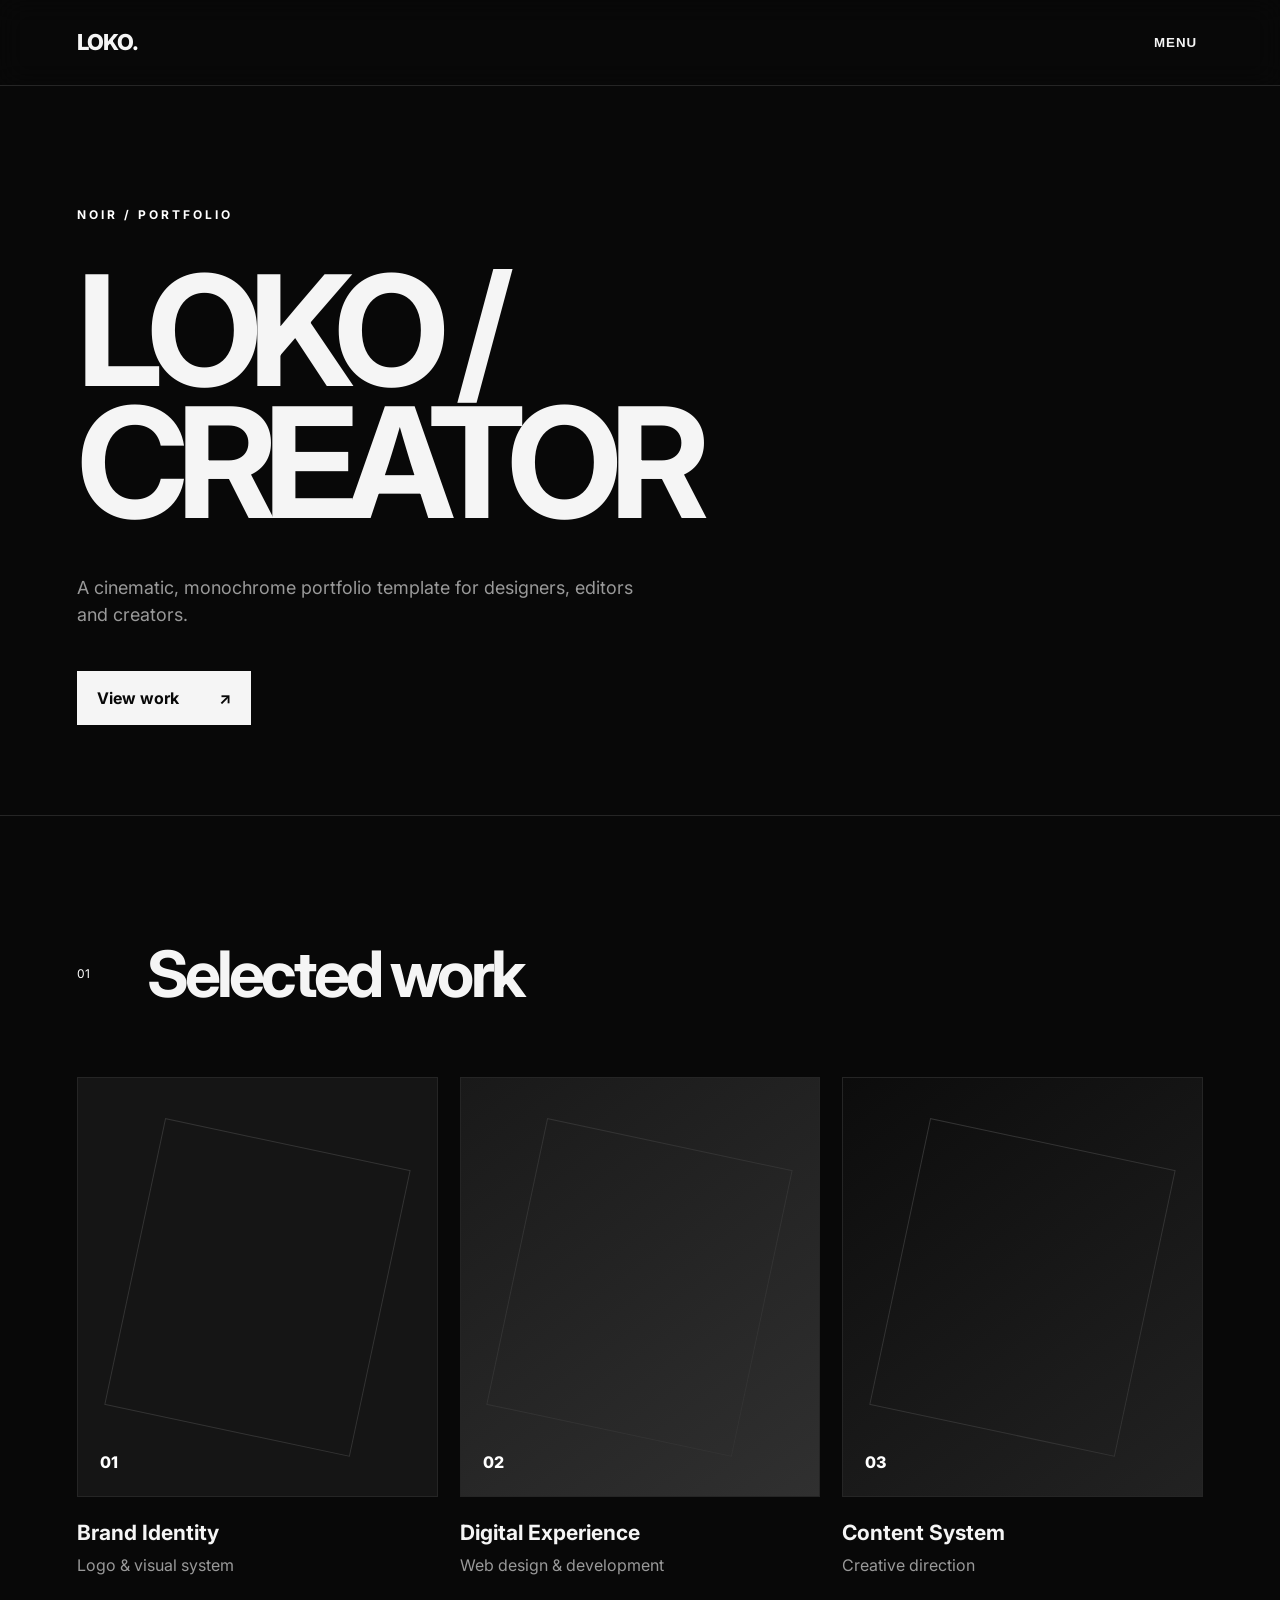
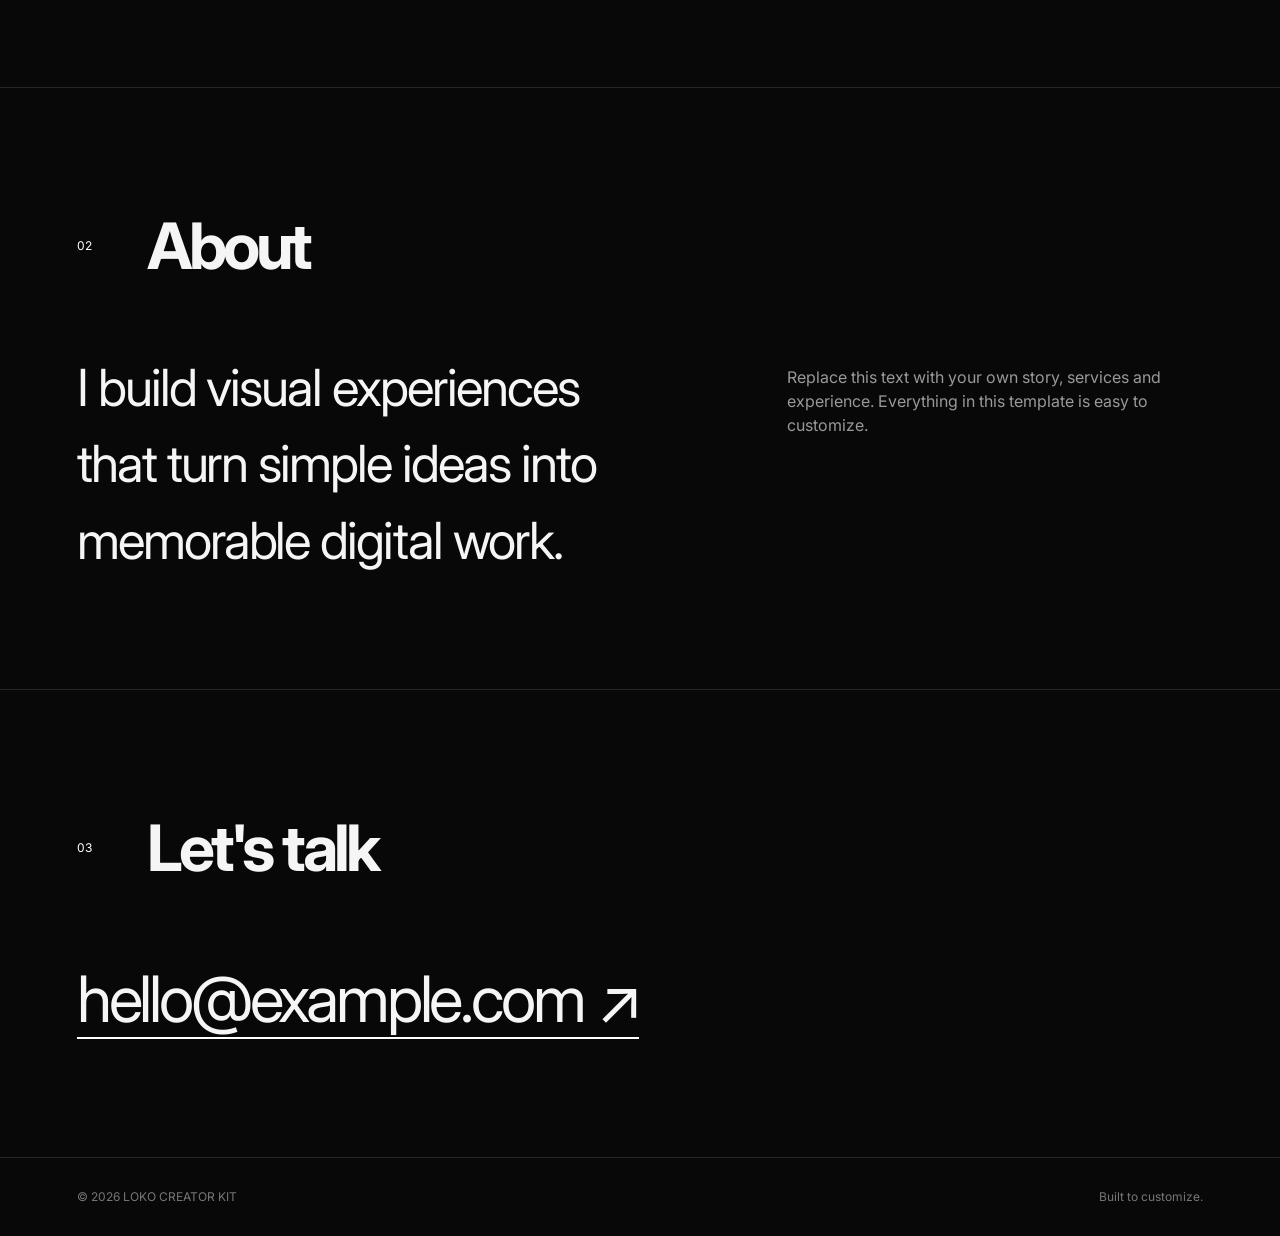
<file: Portfolio-01_Noir/index.html>
<!doctype html>
<html lang="en">
<head>
<meta charset="UTF-8">
<meta name="viewport" content="width=device-width,initial-scale=1">
<meta name="description" content="A cinematic, monochrome portfolio template for designers, editors and creators.">
<title>Minimal portfolio for creators</title>
<link rel="stylesheet" href="style.css">
</head>
<body class="minimal">
<header class="nav">
  <a class="logo" href="#">LOKO<span>.</span></a>
  <button class="menu" aria-label="Open menu">MENU</button>
</header>

<main>
<section class="hero">
  <p class="eyebrow">NOIR / PORTFOLIO</p>
  <h1>LOKO / CREATOR</h1>
  <p class="lead">A cinematic, monochrome portfolio template for designers, editors and creators.</p>
  <a class="cta" href="#work">View work <span>↗</span></a>
</section>

<section id="work" class="section">
  <div class="section-head"><span>01</span><h2>Selected work</h2></div>
  <div class="grid">
    <article class="card"><div class="visual v1"><span>01</span></div><h3>Brand Identity</h3><p>Logo & visual system</p></article>
    <article class="card"><div class="visual v2"><span>02</span></div><h3>Digital Experience</h3><p>Web design & development</p></article>
    <article class="card"><div class="visual v3"><span>03</span></div><h3>Content System</h3><p>Creative direction</p></article>
  </div>
</section>

<section class="about section">
  <div class="section-head"><span>02</span><h2>About</h2></div>
  <div class="about-grid"><p class="big">I build visual experiences that turn simple ideas into memorable digital work.</p><p>Replace this text with your own story, services and experience. Everything in this template is easy to customize.</p></div>
</section>

<section class="contact section">
  <div class="section-head"><span>03</span><h2>Let's talk</h2></div>
  <a class="email" href="mailto:hello@example.com">hello@example.com ↗</a>
</section>
</main>

<footer><span>© 2026 LOKO CREATOR KIT</span><span>Built to customize.</span></footer>
<script src="script.js"></script>
</body>
</html>
</file>
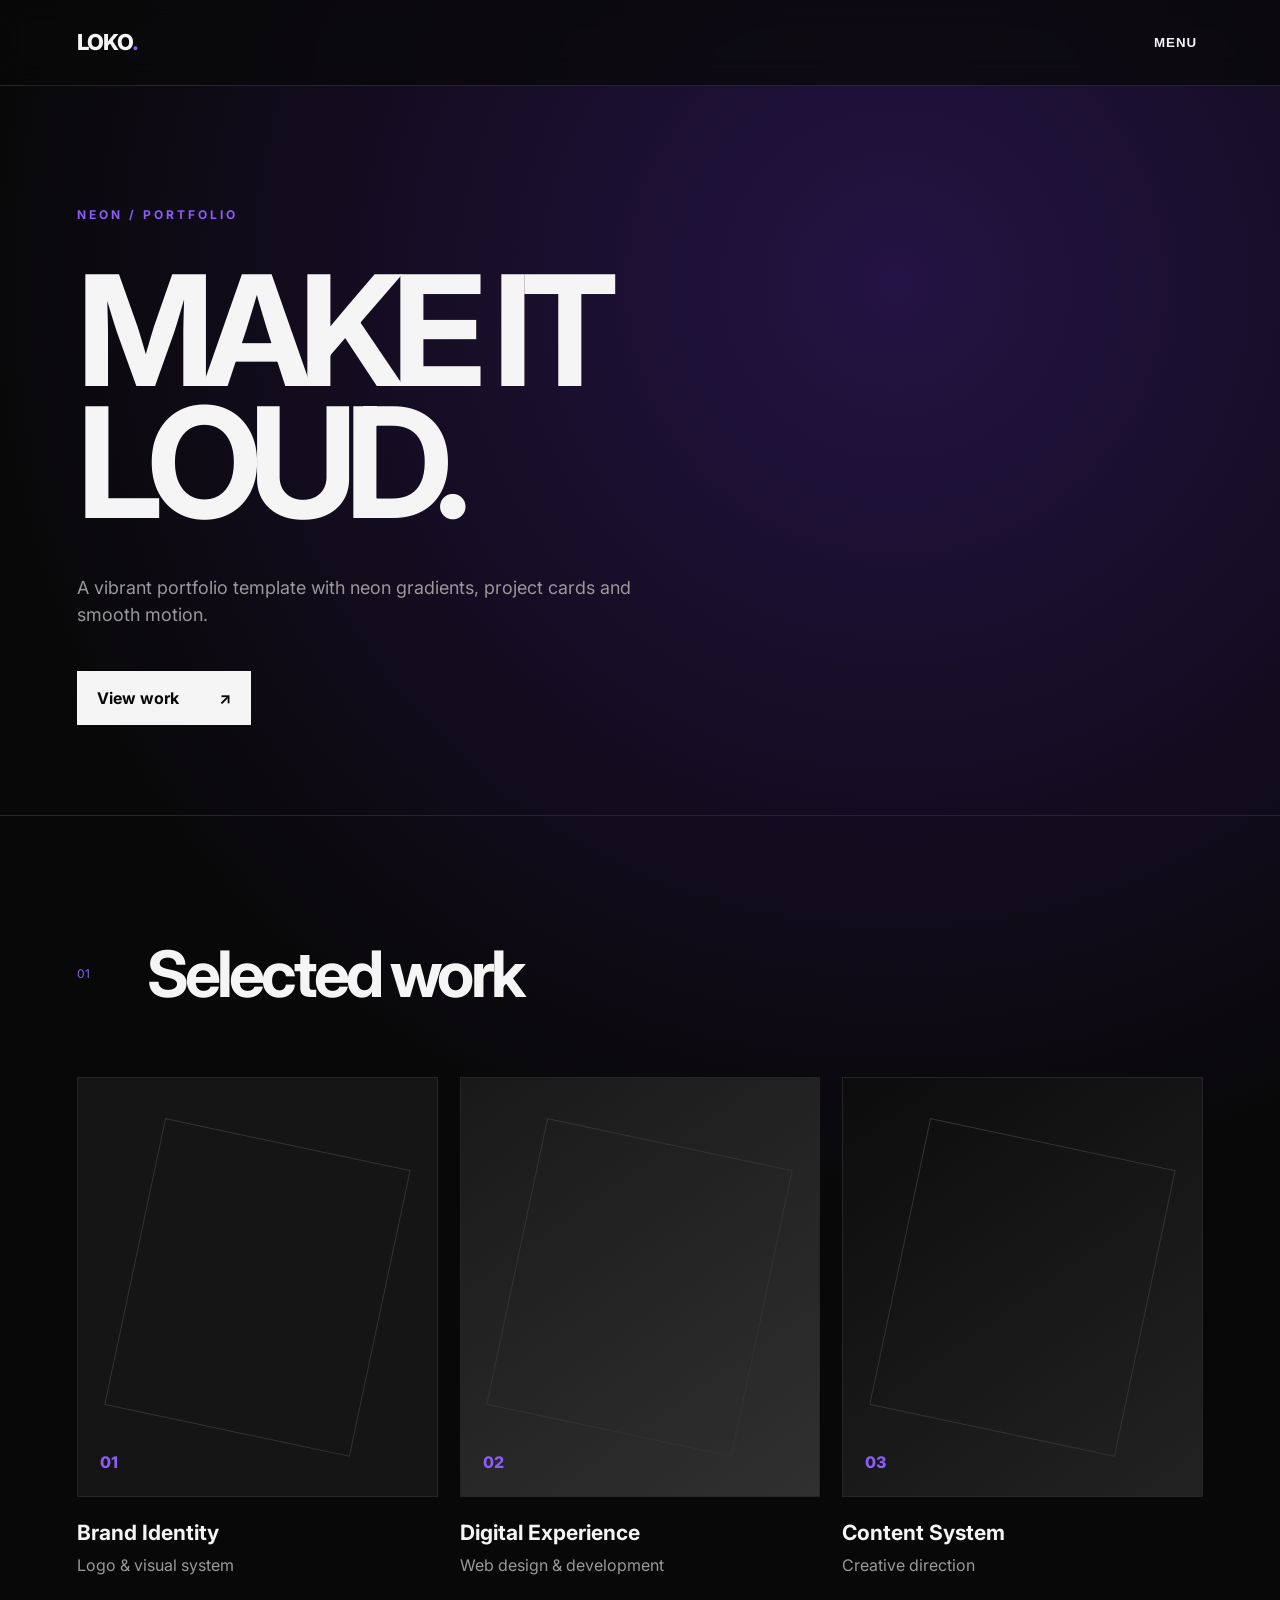
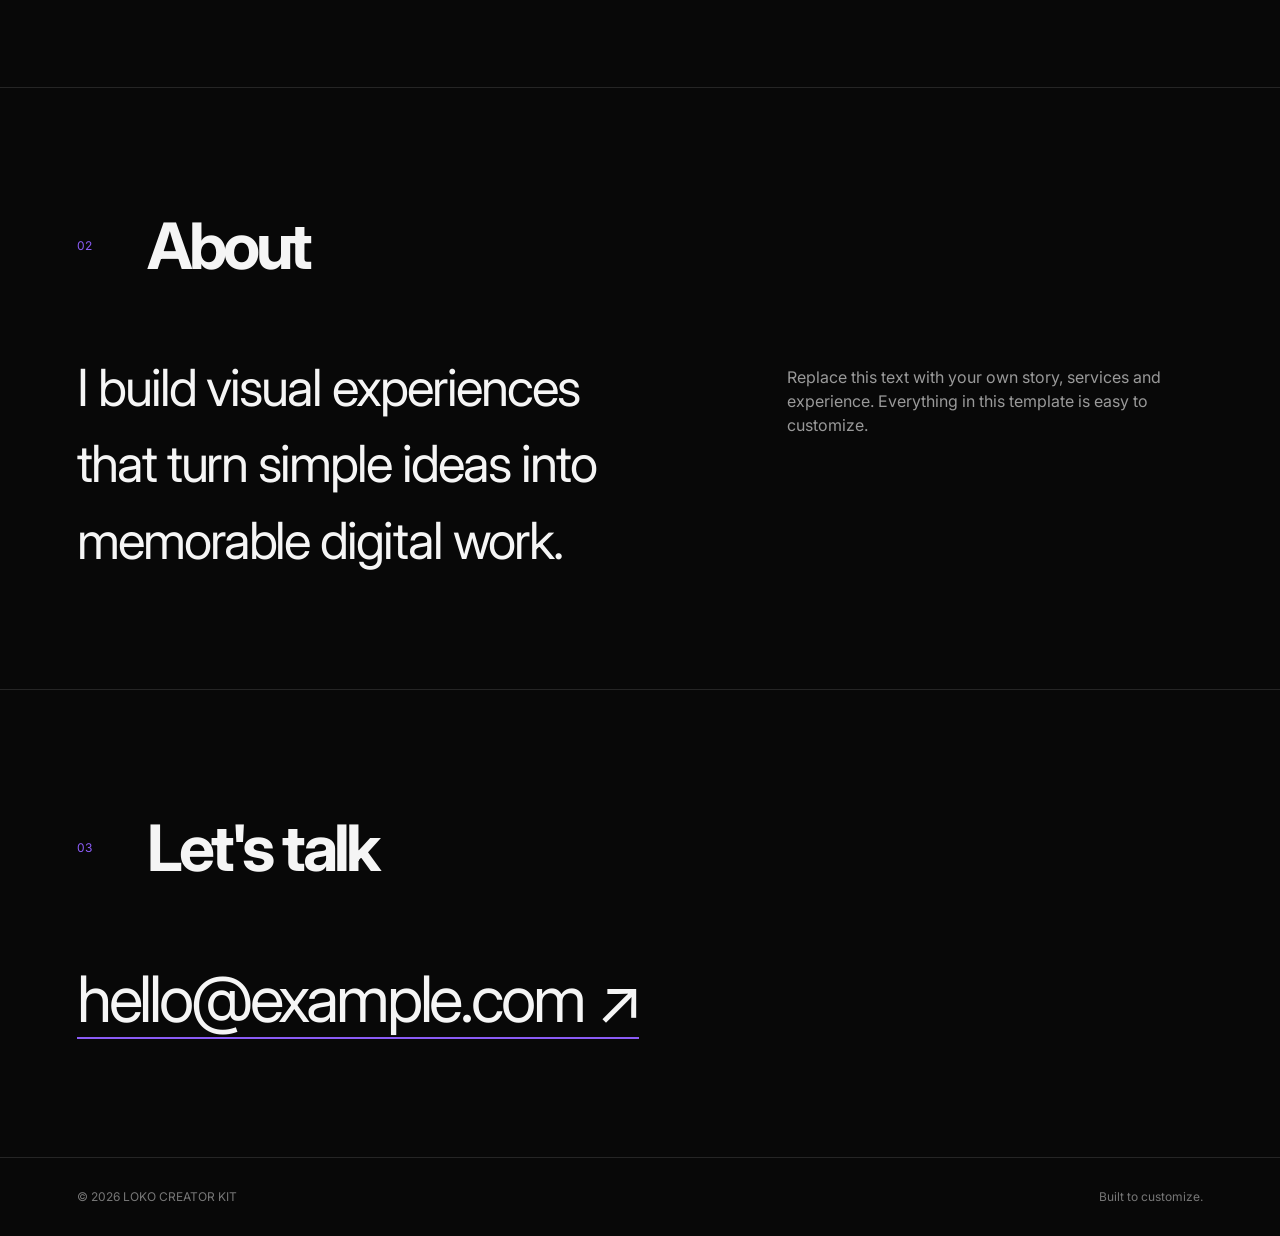
<file: Portfolio-02_Neon/index.html>
<!doctype html>
<html lang="en">
<head>
<meta charset="UTF-8">
<meta name="viewport" content="width=device-width,initial-scale=1">
<meta name="description" content="A vibrant portfolio template with neon gradients, project cards and smooth motion.">
<title>Bold portfolio for digital creators</title>
<link rel="stylesheet" href="style.css">
</head>
<body class="neon">
<header class="nav">
  <a class="logo" href="#">LOKO<span>.</span></a>
  <button class="menu" aria-label="Open menu">MENU</button>
</header>

<main>
<section class="hero">
  <p class="eyebrow">NEON / PORTFOLIO</p>
  <h1>MAKE IT<br>LOUD.</h1>
  <p class="lead">A vibrant portfolio template with neon gradients, project cards and smooth motion.</p>
  <a class="cta" href="#work">View work <span>↗</span></a>
</section>

<section id="work" class="section">
  <div class="section-head"><span>01</span><h2>Selected work</h2></div>
  <div class="grid">
    <article class="card"><div class="visual v1"><span>01</span></div><h3>Brand Identity</h3><p>Logo & visual system</p></article>
    <article class="card"><div class="visual v2"><span>02</span></div><h3>Digital Experience</h3><p>Web design & development</p></article>
    <article class="card"><div class="visual v3"><span>03</span></div><h3>Content System</h3><p>Creative direction</p></article>
  </div>
</section>

<section class="about section">
  <div class="section-head"><span>02</span><h2>About</h2></div>
  <div class="about-grid"><p class="big">I build visual experiences that turn simple ideas into memorable digital work.</p><p>Replace this text with your own story, services and experience. Everything in this template is easy to customize.</p></div>
</section>

<section class="contact section">
  <div class="section-head"><span>03</span><h2>Let's talk</h2></div>
  <a class="email" href="mailto:hello@example.com">hello@example.com ↗</a>
</section>
</main>

<footer><span>© 2026 LOKO CREATOR KIT</span><span>Built to customize.</span></footer>
<script src="script.js"></script>
</body>
</html>
</file>
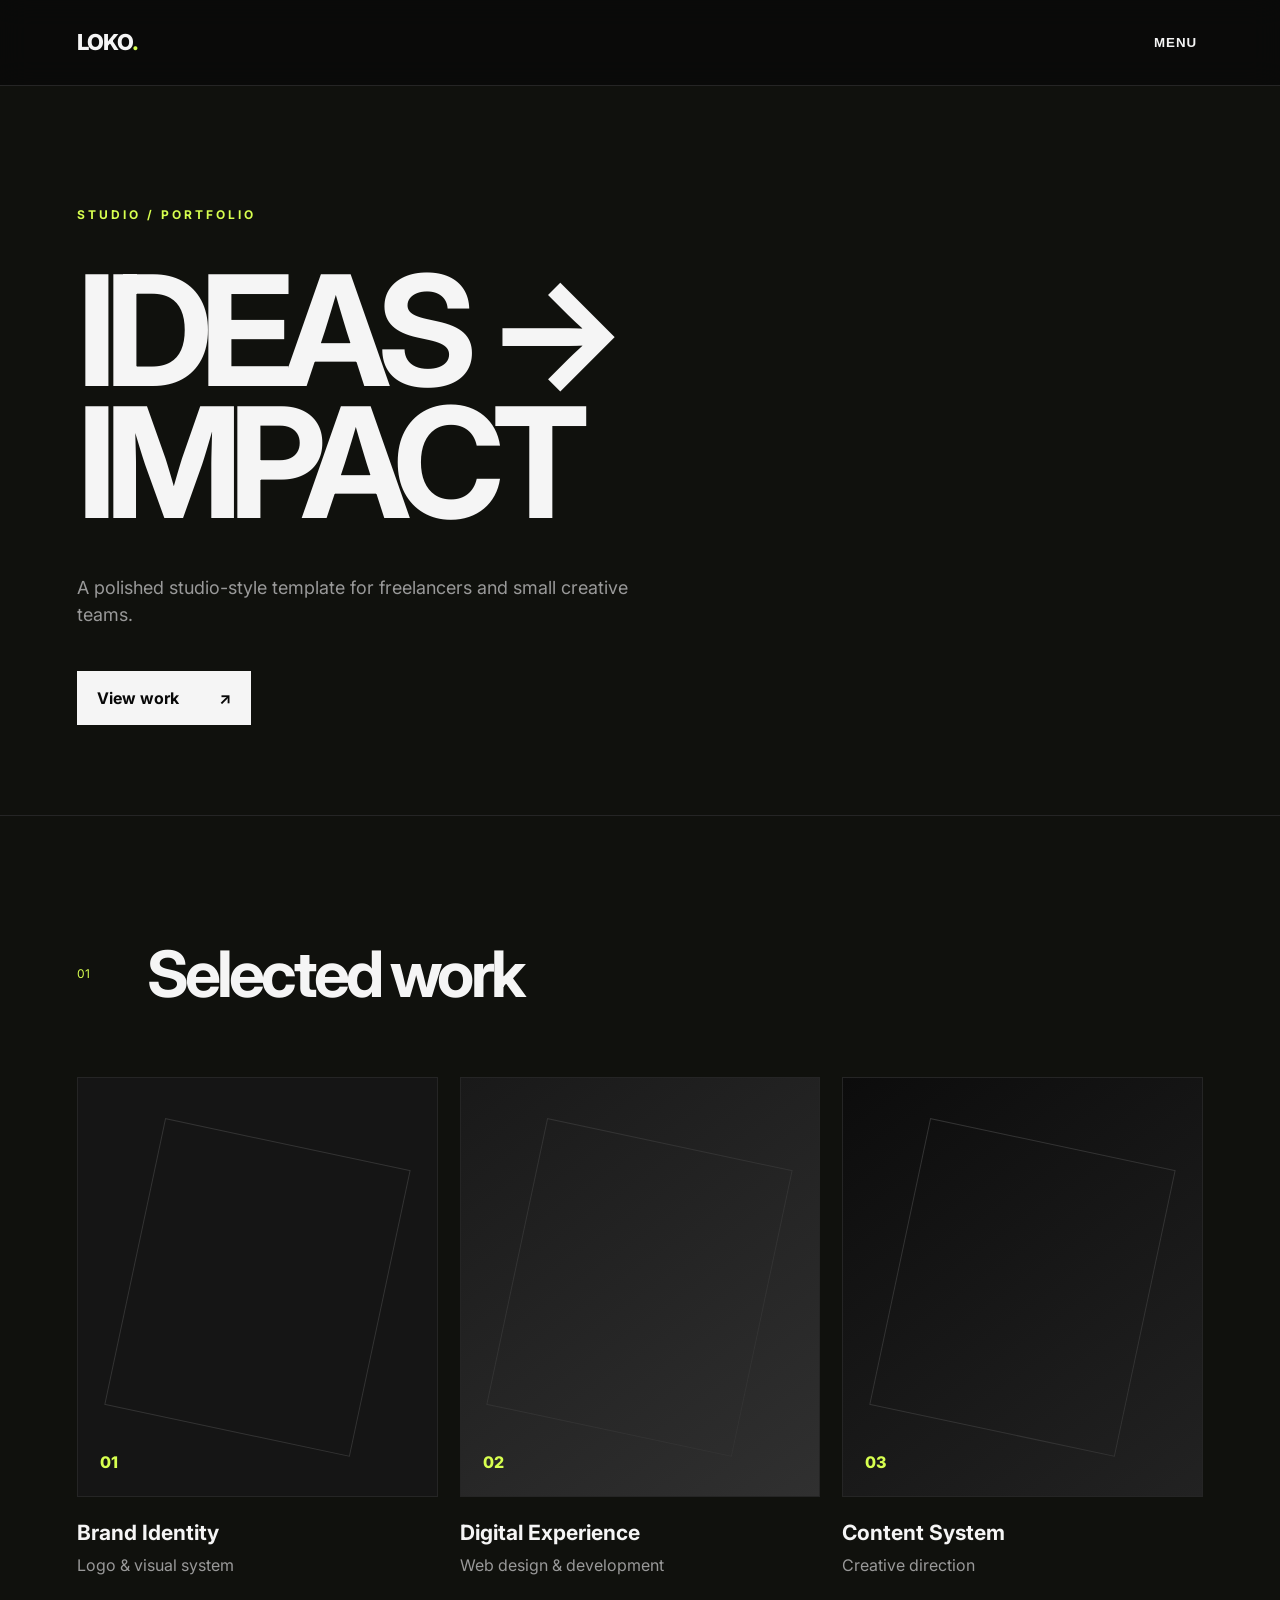
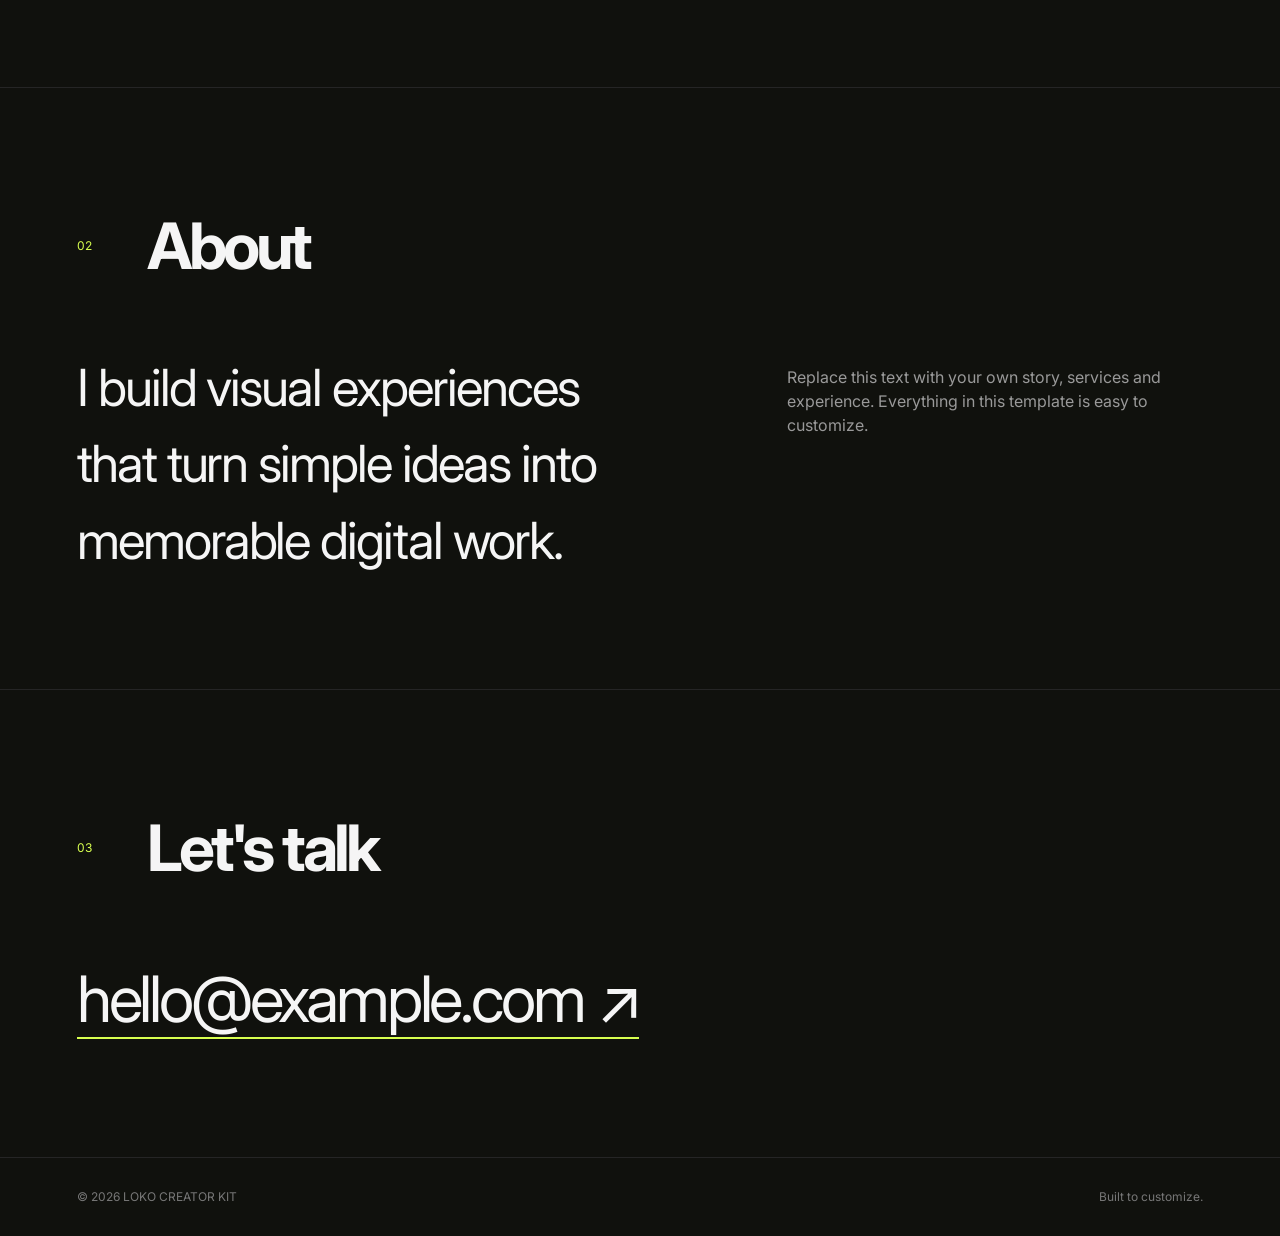
<file: Portfolio-03_Studio/index.html>
<!doctype html>
<html lang="en">
<head>
<meta charset="UTF-8">
<meta name="viewport" content="width=device-width,initial-scale=1">
<meta name="description" content="A polished studio-style template for freelancers and small creative teams.">
<title>Premium creative studio portfolio</title>
<link rel="stylesheet" href="style.css">
</head>
<body class="studio">
<header class="nav">
  <a class="logo" href="#">LOKO<span>.</span></a>
  <button class="menu" aria-label="Open menu">MENU</button>
</header>

<main>
<section class="hero">
  <p class="eyebrow">STUDIO / PORTFOLIO</p>
  <h1>IDEAS →<br>IMPACT</h1>
  <p class="lead">A polished studio-style template for freelancers and small creative teams.</p>
  <a class="cta" href="#work">View work <span>↗</span></a>
</section>

<section id="work" class="section">
  <div class="section-head"><span>01</span><h2>Selected work</h2></div>
  <div class="grid">
    <article class="card"><div class="visual v1"><span>01</span></div><h3>Brand Identity</h3><p>Logo & visual system</p></article>
    <article class="card"><div class="visual v2"><span>02</span></div><h3>Digital Experience</h3><p>Web design & development</p></article>
    <article class="card"><div class="visual v3"><span>03</span></div><h3>Content System</h3><p>Creative direction</p></article>
  </div>
</section>

<section class="about section">
  <div class="section-head"><span>02</span><h2>About</h2></div>
  <div class="about-grid"><p class="big">I build visual experiences that turn simple ideas into memorable digital work.</p><p>Replace this text with your own story, services and experience. Everything in this template is easy to customize.</p></div>
</section>

<section class="contact section">
  <div class="section-head"><span>03</span><h2>Let's talk</h2></div>
  <a class="email" href="mailto:hello@example.com">hello@example.com ↗</a>
</section>
</main>

<footer><span>© 2026 LOKO CREATOR KIT</span><span>Built to customize.</span></footer>
<script src="script.js"></script>
</body>
</html>
</file>
<file: Portfolio-01_Noir/style.css>
@import url('https://fonts.googleapis.com/css2?family=Inter:wght@400;500;600;700;800&display=swap');
:root{--accent:#ffffff;--bg:#080808;--fg:#f5f5f5;--muted:#999;--line:#252525}
*{box-sizing:border-box}html{scroll-behavior:smooth}body{margin:0;background:var(--bg);color:var(--fg);font-family:Inter,Arial,sans-serif;line-height:1.5}
body.neon{background:radial-gradient(circle at 70% 10%,#241344 0,#080808 34%),#080808}
body.studio{background:#10110d}
.nav{height:86px;padding:0 6vw;display:flex;align-items:center;justify-content:space-between;border-bottom:1px solid var(--line);position:sticky;top:0;background:rgba(8,8,8,.75);backdrop-filter:blur(14px);z-index:10}
.logo{color:var(--fg);text-decoration:none;font-weight:800;font-size:22px;letter-spacing:-1px}.logo span{color:var(--accent)}
.menu{background:none;border:0;color:var(--fg);font-weight:600;letter-spacing:1px;cursor:pointer}
.hero{min-height:78vh;padding:12vh 6vw 10vh;display:flex;flex-direction:column;justify-content:center;border-bottom:1px solid var(--line)}
.eyebrow{font-size:12px;letter-spacing:3px;color:var(--accent);font-weight:700}h1{font-size:clamp(64px,12vw,170px);line-height:.86;letter-spacing:-.08em;margin:28px 0;max-width:1000px}
.lead{max-width:570px;color:var(--muted);font-size:18px}.cta{display:inline-flex;gap:40px;align-items:center;margin-top:25px;color:var(--bg);background:var(--fg);padding:15px 20px;text-decoration:none;font-weight:700;width:max-content;transition:.25s}
.cta:hover{transform:translateY(-3px);background:var(--accent)}.section{padding:110px 6vw;border-bottom:1px solid var(--line)}
.section-head{display:grid;grid-template-columns:70px 1fr;align-items:center;margin-bottom:55px;color:var(--muted)}.section-head span{color:var(--accent);font-size:12px}h2{font-size:clamp(35px,5vw,65px);letter-spacing:-.06em;margin:0;color:var(--fg)}
.grid{display:grid;grid-template-columns:repeat(3,1fr);gap:22px}.card{min-width:0}.visual{height:420px;background:#151515;border:1px solid var(--line);display:flex;align-items:flex-end;padding:22px;transition:.35s;position:relative;overflow:hidden}
.visual:after{content:"";position:absolute;inset:15%;border:1px solid #333;transform:rotate(12deg);transition:.5s}
.visual.v2{background:linear-gradient(145deg,#191919,#303030)}.visual.v3{background:linear-gradient(145deg,#0c0c0c,#222)}
.card:hover .visual{transform:translateY(-8px)}.card:hover .visual:after{transform:rotate(-12deg) scale(1.1)}.visual span{position:relative;z-index:1;color:var(--accent);font-weight:800}
.card h3{margin:20px 0 4px;font-size:21px}.card p{margin:0;color:var(--muted)}
.about-grid{display:grid;grid-template-columns:1.4fr 1fr;gap:10vw}.big{font-size:clamp(30px,4vw,55px);letter-spacing:-.04em;margin:0}.about-grid p:last-child{color:var(--muted);max-width:420px}
.email{font-size:clamp(28px,5vw,70px);color:var(--fg);text-decoration:none;letter-spacing:-.05em;border-bottom:2px solid var(--accent)}footer{padding:30px 6vw;display:flex;justify-content:space-between;color:#777;font-size:12px}
@media(max-width:760px){.grid,.about-grid{grid-template-columns:1fr}.visual{height:300px}.hero{min-height:70vh}footer{gap:20px;flex-direction:column}}
</file>
<file: Portfolio-02_Neon/style.css>
@import url('https://fonts.googleapis.com/css2?family=Inter:wght@400;500;600;700;800&display=swap');
:root{--accent:#8b5cf6;--bg:#080808;--fg:#f5f5f5;--muted:#999;--line:#252525}
*{box-sizing:border-box}html{scroll-behavior:smooth}body{margin:0;background:var(--bg);color:var(--fg);font-family:Inter,Arial,sans-serif;line-height:1.5}
body.neon{background:radial-gradient(circle at 70% 10%,#241344 0,#080808 34%),#080808}
body.studio{background:#10110d}
.nav{height:86px;padding:0 6vw;display:flex;align-items:center;justify-content:space-between;border-bottom:1px solid var(--line);position:sticky;top:0;background:rgba(8,8,8,.75);backdrop-filter:blur(14px);z-index:10}
.logo{color:var(--fg);text-decoration:none;font-weight:800;font-size:22px;letter-spacing:-1px}.logo span{color:var(--accent)}
.menu{background:none;border:0;color:var(--fg);font-weight:600;letter-spacing:1px;cursor:pointer}
.hero{min-height:78vh;padding:12vh 6vw 10vh;display:flex;flex-direction:column;justify-content:center;border-bottom:1px solid var(--line)}
.eyebrow{font-size:12px;letter-spacing:3px;color:var(--accent);font-weight:700}h1{font-size:clamp(64px,12vw,170px);line-height:.86;letter-spacing:-.08em;margin:28px 0;max-width:1000px}
.lead{max-width:570px;color:var(--muted);font-size:18px}.cta{display:inline-flex;gap:40px;align-items:center;margin-top:25px;color:var(--bg);background:var(--fg);padding:15px 20px;text-decoration:none;font-weight:700;width:max-content;transition:.25s}
.cta:hover{transform:translateY(-3px);background:var(--accent)}.section{padding:110px 6vw;border-bottom:1px solid var(--line)}
.section-head{display:grid;grid-template-columns:70px 1fr;align-items:center;margin-bottom:55px;color:var(--muted)}.section-head span{color:var(--accent);font-size:12px}h2{font-size:clamp(35px,5vw,65px);letter-spacing:-.06em;margin:0;color:var(--fg)}
.grid{display:grid;grid-template-columns:repeat(3,1fr);gap:22px}.card{min-width:0}.visual{height:420px;background:#151515;border:1px solid var(--line);display:flex;align-items:flex-end;padding:22px;transition:.35s;position:relative;overflow:hidden}
.visual:after{content:"";position:absolute;inset:15%;border:1px solid #333;transform:rotate(12deg);transition:.5s}
.visual.v2{background:linear-gradient(145deg,#191919,#303030)}.visual.v3{background:linear-gradient(145deg,#0c0c0c,#222)}
.card:hover .visual{transform:translateY(-8px)}.card:hover .visual:after{transform:rotate(-12deg) scale(1.1)}.visual span{position:relative;z-index:1;color:var(--accent);font-weight:800}
.card h3{margin:20px 0 4px;font-size:21px}.card p{margin:0;color:var(--muted)}
.about-grid{display:grid;grid-template-columns:1.4fr 1fr;gap:10vw}.big{font-size:clamp(30px,4vw,55px);letter-spacing:-.04em;margin:0}.about-grid p:last-child{color:var(--muted);max-width:420px}
.email{font-size:clamp(28px,5vw,70px);color:var(--fg);text-decoration:none;letter-spacing:-.05em;border-bottom:2px solid var(--accent)}footer{padding:30px 6vw;display:flex;justify-content:space-between;color:#777;font-size:12px}
@media(max-width:760px){.grid,.about-grid{grid-template-columns:1fr}.visual{height:300px}.hero{min-height:70vh}footer{gap:20px;flex-direction:column}}
</file>
<file: Portfolio-03_Studio/style.css>
@import url('https://fonts.googleapis.com/css2?family=Inter:wght@400;500;600;700;800&display=swap');
:root{--accent:#d7ff4f;--bg:#080808;--fg:#f5f5f5;--muted:#999;--line:#252525}
*{box-sizing:border-box}html{scroll-behavior:smooth}body{margin:0;background:var(--bg);color:var(--fg);font-family:Inter,Arial,sans-serif;line-height:1.5}
body.neon{background:radial-gradient(circle at 70% 10%,#241344 0,#080808 34%),#080808}
body.studio{background:#10110d}
.nav{height:86px;padding:0 6vw;display:flex;align-items:center;justify-content:space-between;border-bottom:1px solid var(--line);position:sticky;top:0;background:rgba(8,8,8,.75);backdrop-filter:blur(14px);z-index:10}
.logo{color:var(--fg);text-decoration:none;font-weight:800;font-size:22px;letter-spacing:-1px}.logo span{color:var(--accent)}
.menu{background:none;border:0;color:var(--fg);font-weight:600;letter-spacing:1px;cursor:pointer}
.hero{min-height:78vh;padding:12vh 6vw 10vh;display:flex;flex-direction:column;justify-content:center;border-bottom:1px solid var(--line)}
.eyebrow{font-size:12px;letter-spacing:3px;color:var(--accent);font-weight:700}h1{font-size:clamp(64px,12vw,170px);line-height:.86;letter-spacing:-.08em;margin:28px 0;max-width:1000px}
.lead{max-width:570px;color:var(--muted);font-size:18px}.cta{display:inline-flex;gap:40px;align-items:center;margin-top:25px;color:var(--bg);background:var(--fg);padding:15px 20px;text-decoration:none;font-weight:700;width:max-content;transition:.25s}
.cta:hover{transform:translateY(-3px);background:var(--accent)}.section{padding:110px 6vw;border-bottom:1px solid var(--line)}
.section-head{display:grid;grid-template-columns:70px 1fr;align-items:center;margin-bottom:55px;color:var(--muted)}.section-head span{color:var(--accent);font-size:12px}h2{font-size:clamp(35px,5vw,65px);letter-spacing:-.06em;margin:0;color:var(--fg)}
.grid{display:grid;grid-template-columns:repeat(3,1fr);gap:22px}.card{min-width:0}.visual{height:420px;background:#151515;border:1px solid var(--line);display:flex;align-items:flex-end;padding:22px;transition:.35s;position:relative;overflow:hidden}
.visual:after{content:"";position:absolute;inset:15%;border:1px solid #333;transform:rotate(12deg);transition:.5s}
.visual.v2{background:linear-gradient(145deg,#191919,#303030)}.visual.v3{background:linear-gradient(145deg,#0c0c0c,#222)}
.card:hover .visual{transform:translateY(-8px)}.card:hover .visual:after{transform:rotate(-12deg) scale(1.1)}.visual span{position:relative;z-index:1;color:var(--accent);font-weight:800}
.card h3{margin:20px 0 4px;font-size:21px}.card p{margin:0;color:var(--muted)}
.about-grid{display:grid;grid-template-columns:1.4fr 1fr;gap:10vw}.big{font-size:clamp(30px,4vw,55px);letter-spacing:-.04em;margin:0}.about-grid p:last-child{color:var(--muted);max-width:420px}
.email{font-size:clamp(28px,5vw,70px);color:var(--fg);text-decoration:none;letter-spacing:-.05em;border-bottom:2px solid var(--accent)}footer{padding:30px 6vw;display:flex;justify-content:space-between;color:#777;font-size:12px}
@media(max-width:760px){.grid,.about-grid{grid-template-columns:1fr}.visual{height:300px}.hero{min-height:70vh}footer{gap:20px;flex-direction:column}}
</file>
